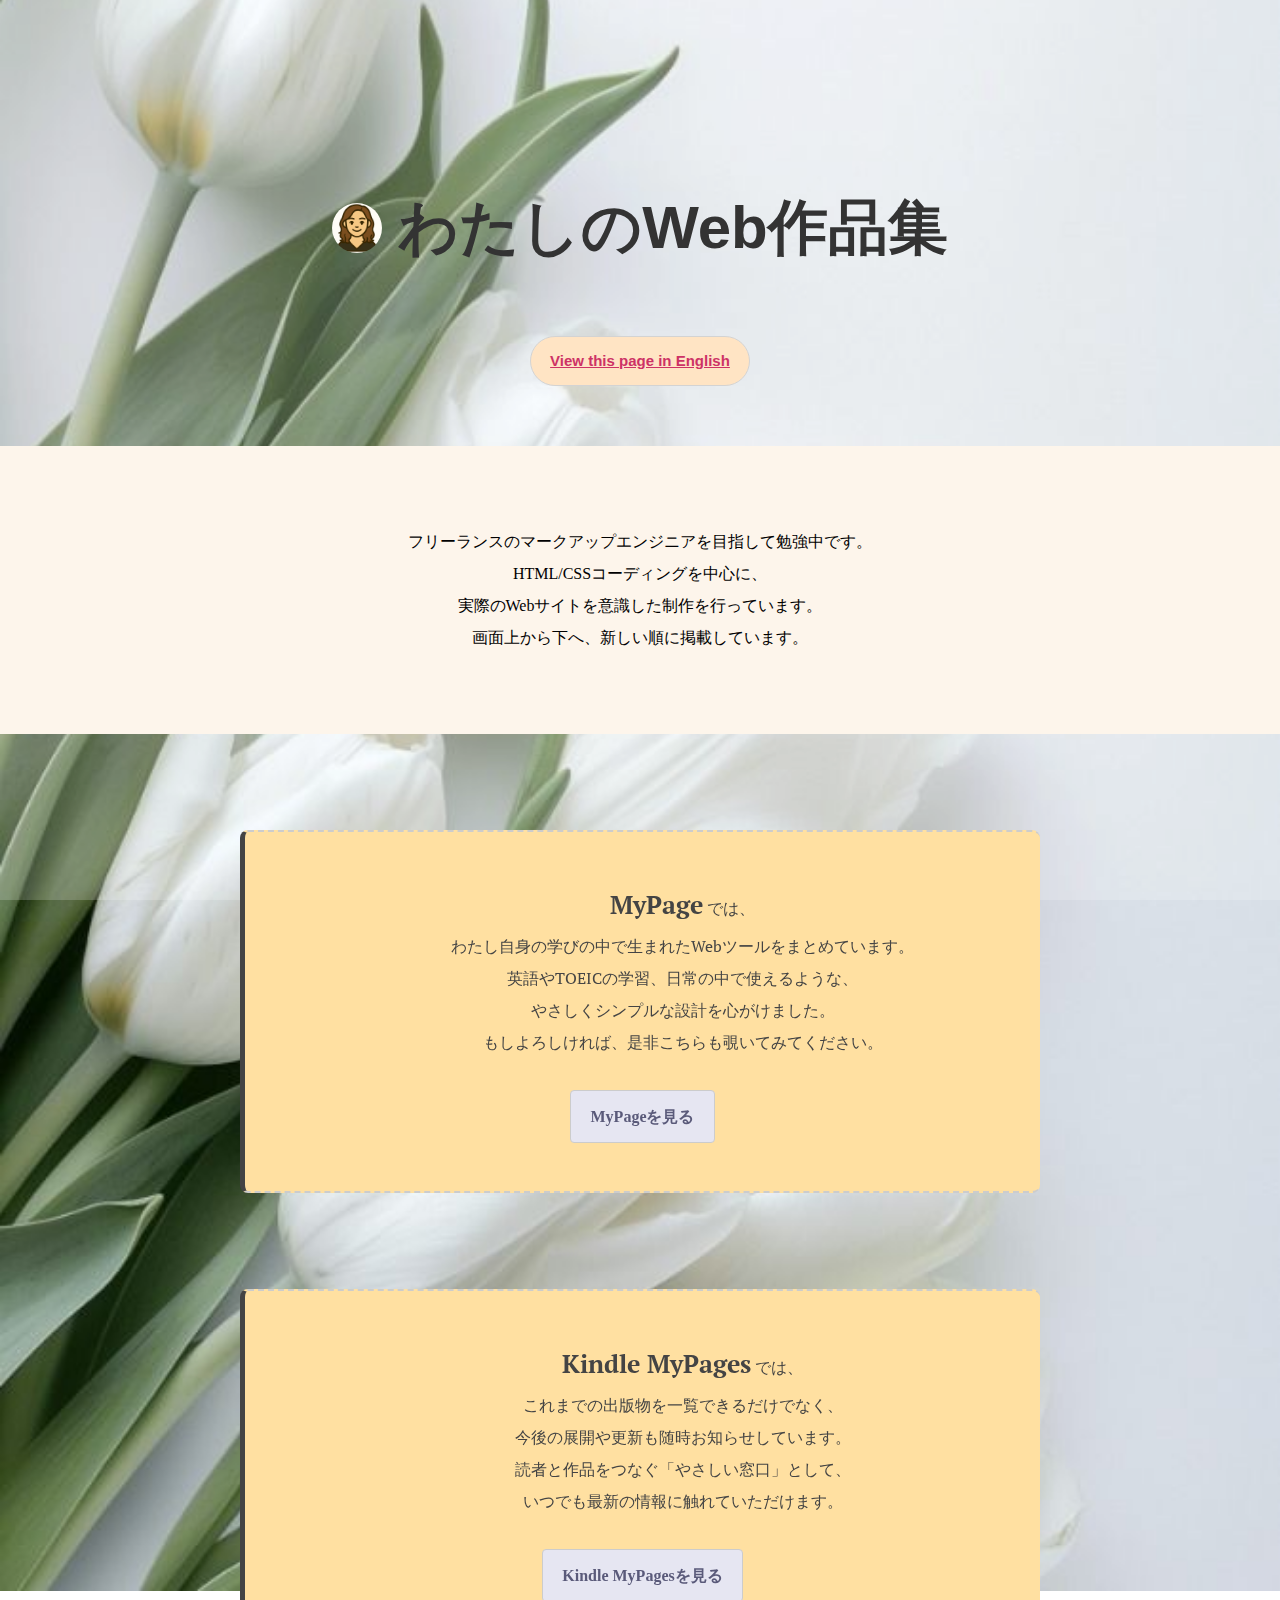
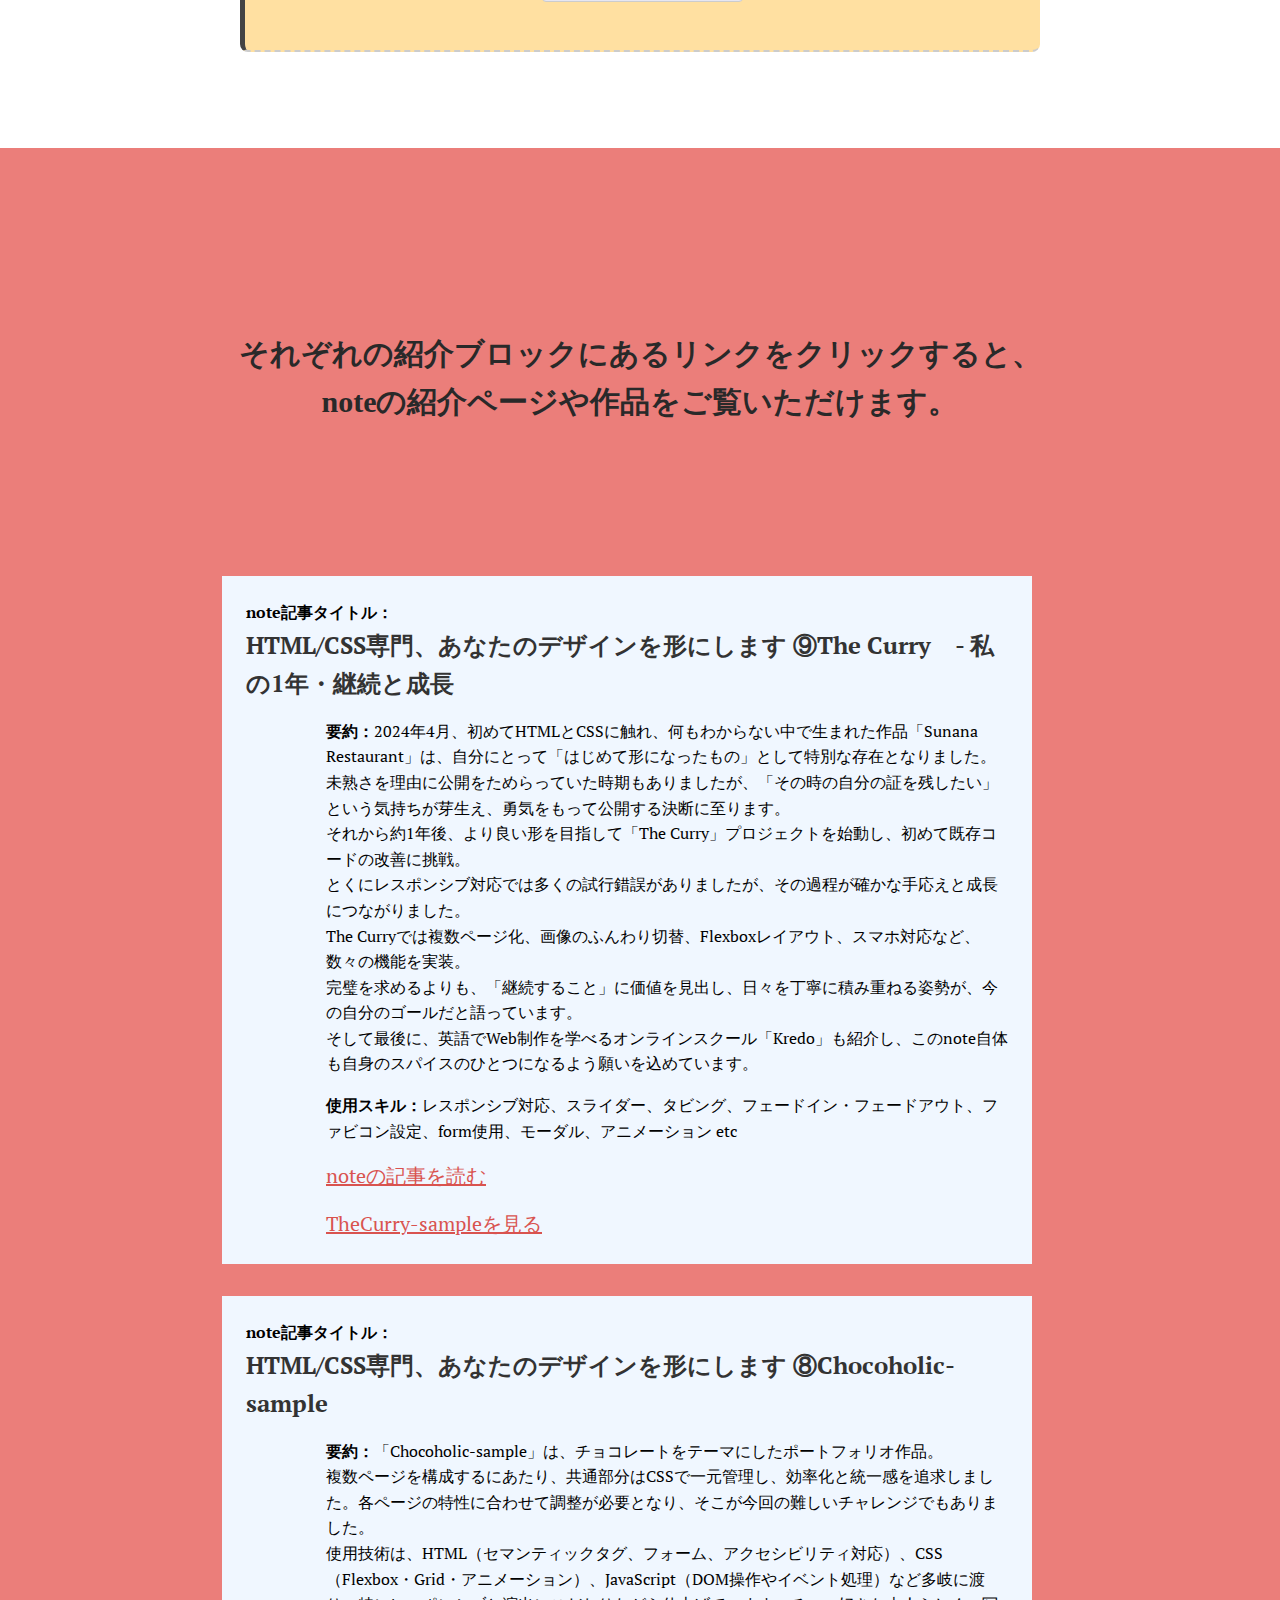
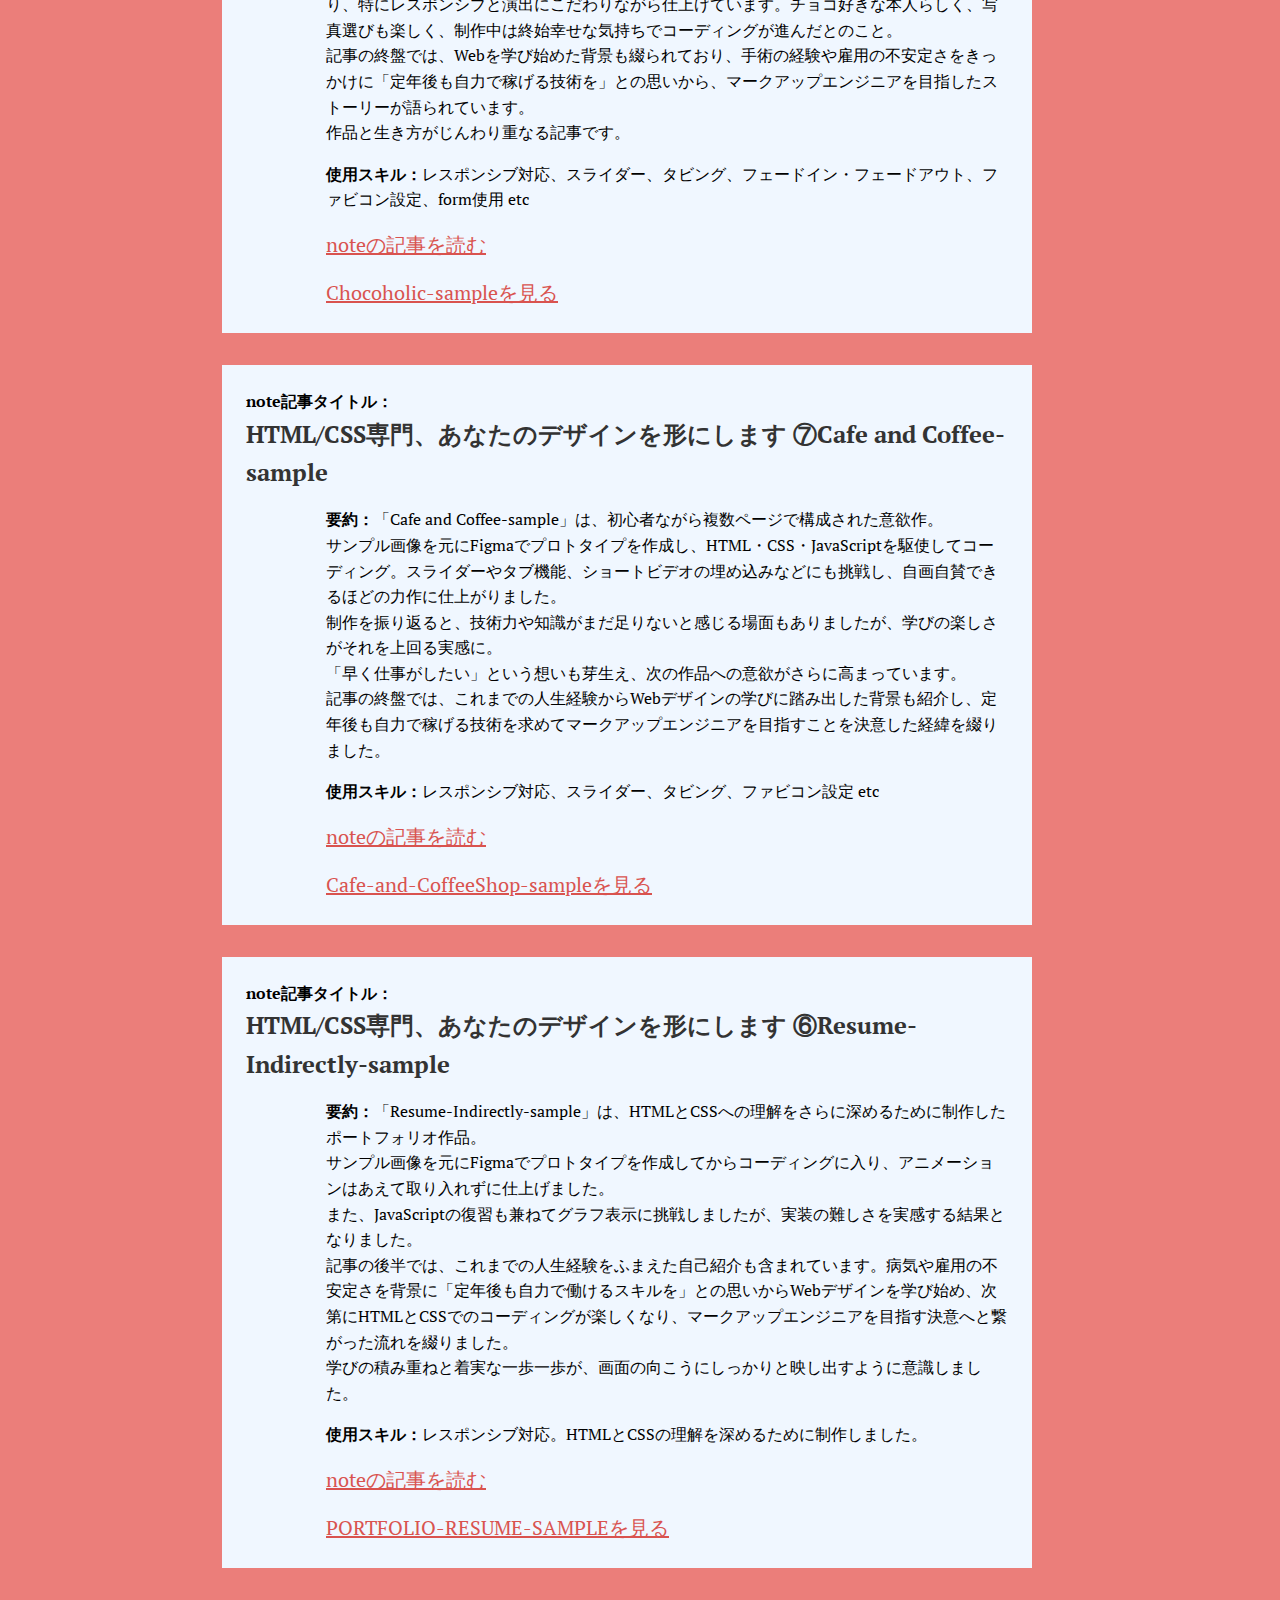
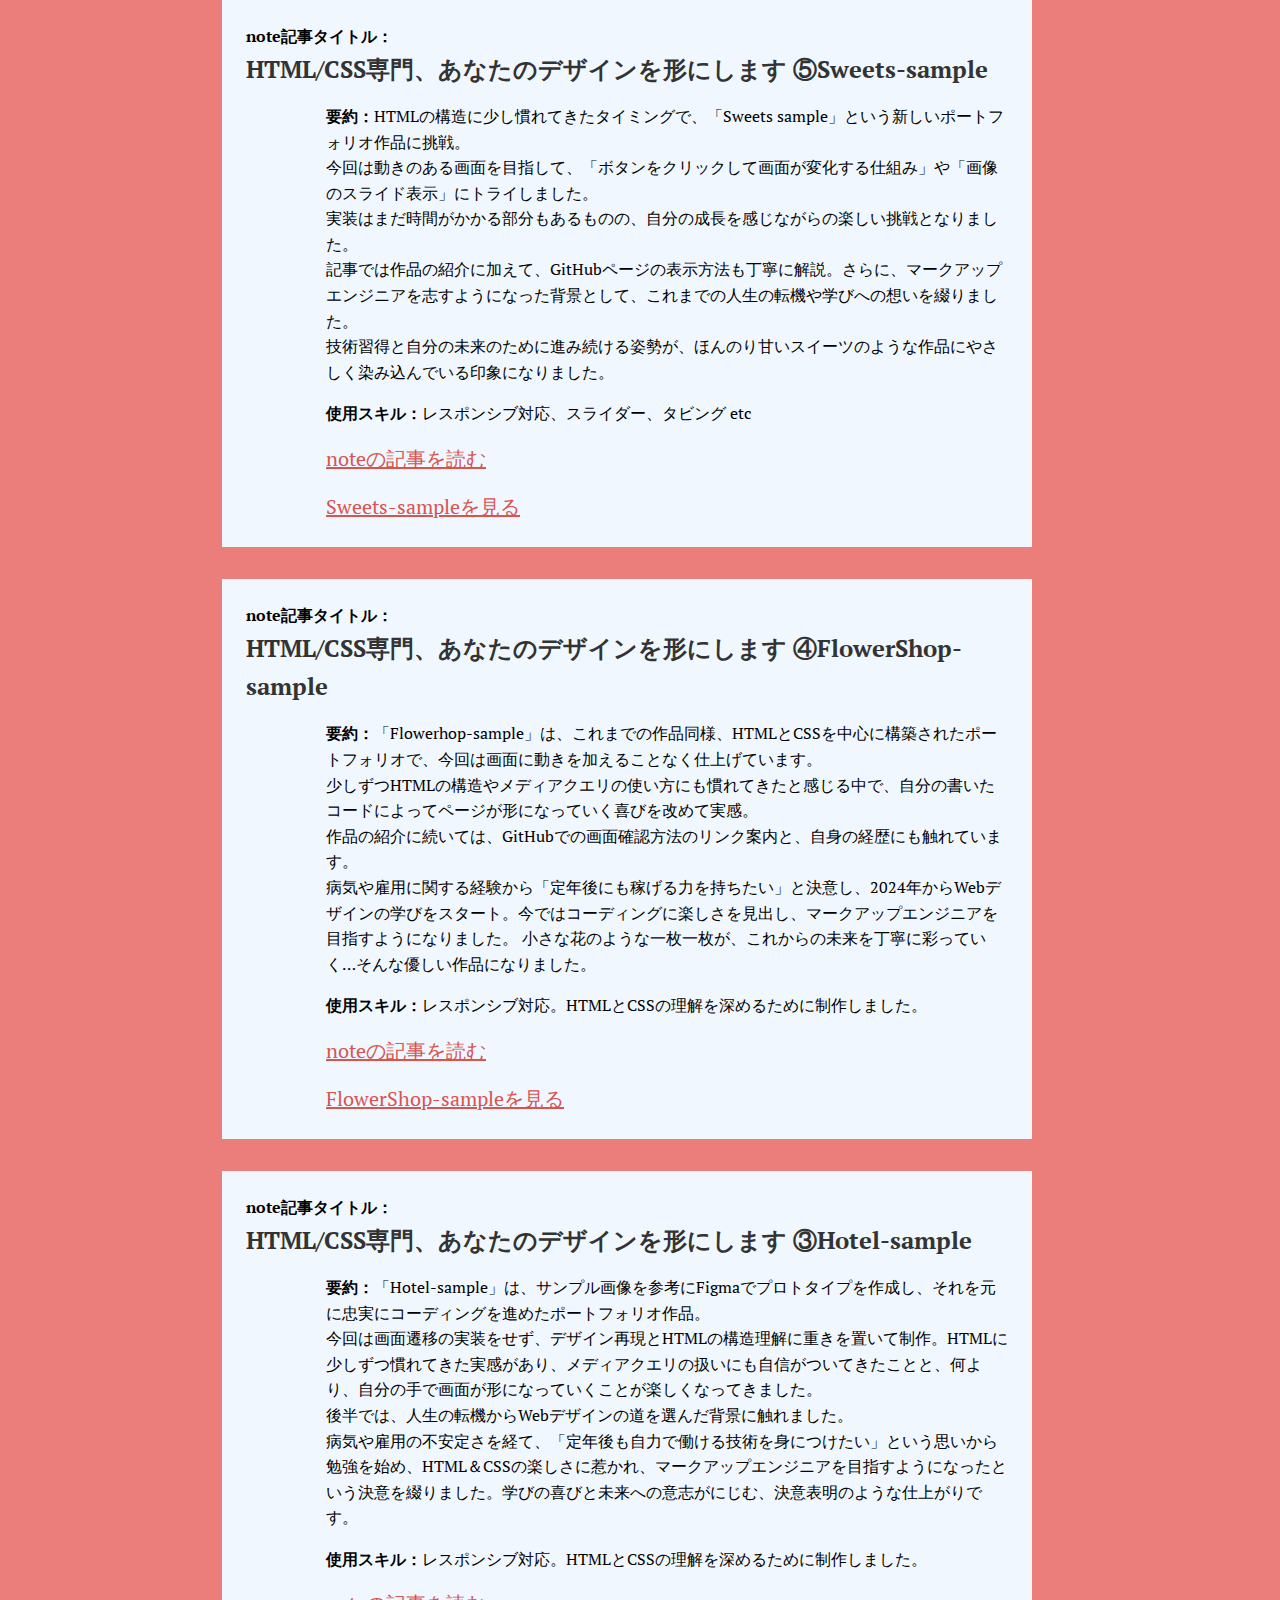
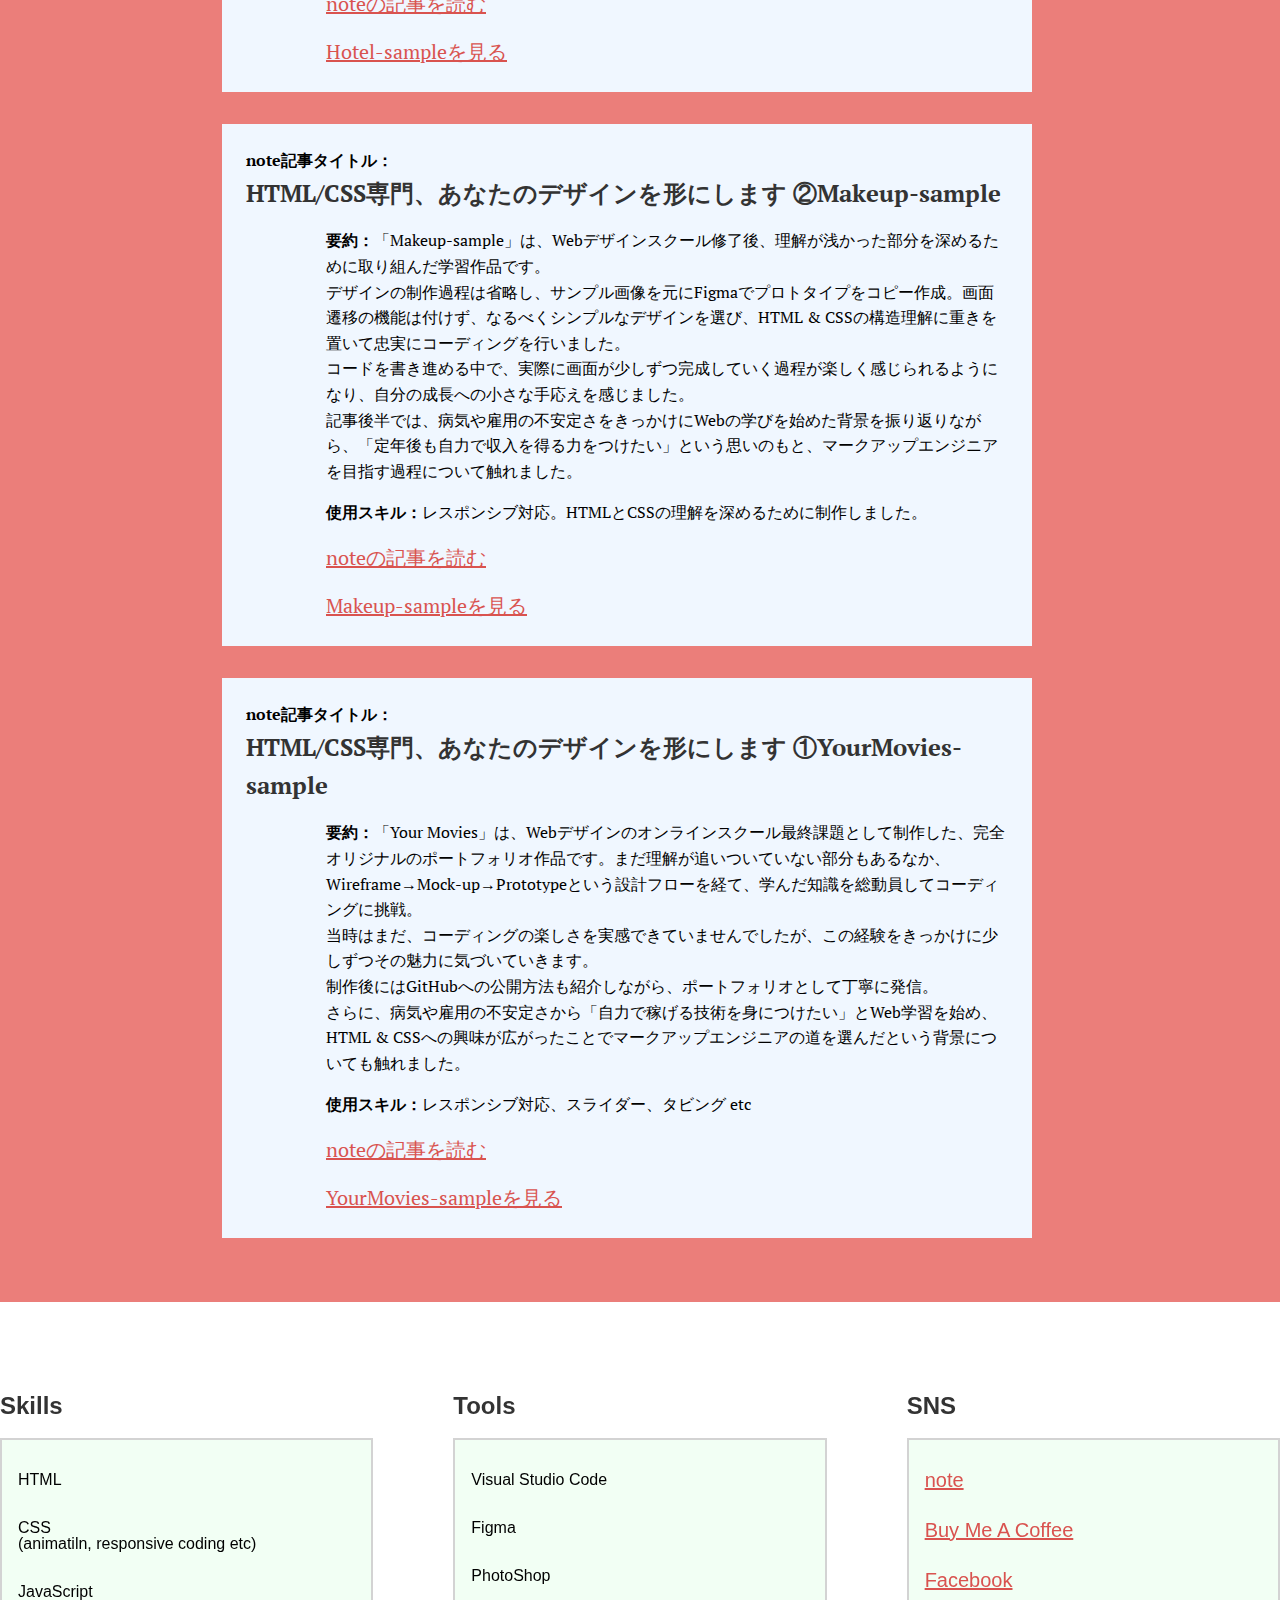
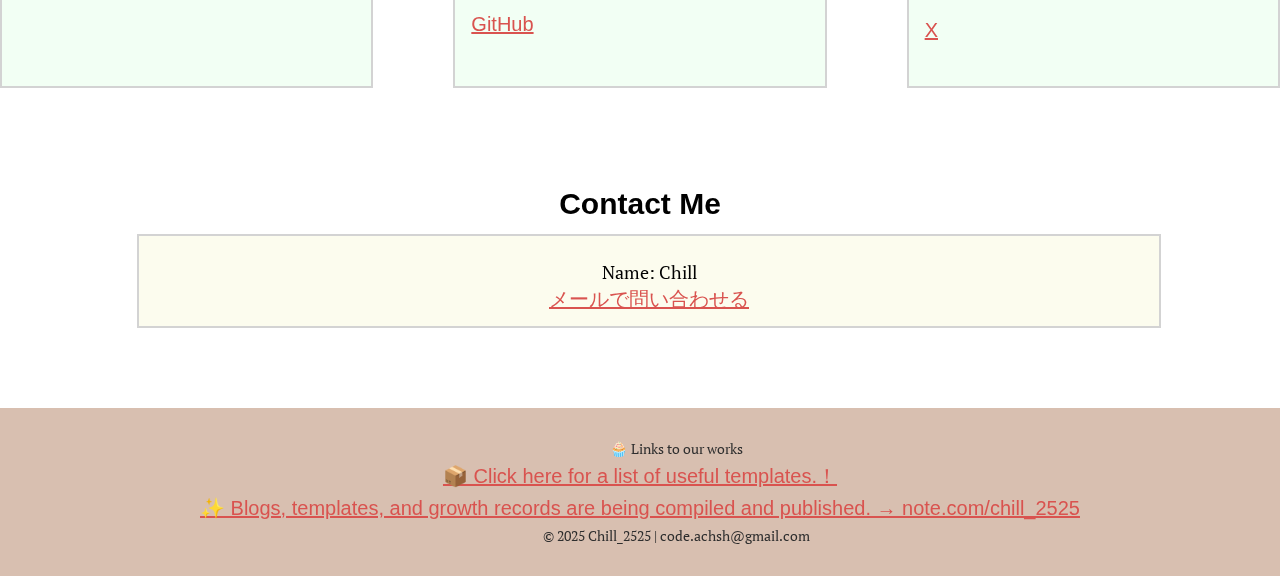
<file: index.html>
<!DOCTYPE html>
<html lang="ja">
<head>
    <meta charset="UTF-8">
    <meta name="viewport" content="width=device-width, initial-scale=1.0">
    <!-- SEO improvement -->
    <meta name="description" content="フリーランスマークアップエンジニアのcodeAchshのポートフォリオ。HTML/CSS/JavaScriptを活用したレスポンシブデザインの制作実績を紹介。">
    <meta name="keywords" content="ポートフォリオ, マークアップエンジニア, HTML, CSS, JavaScript">
    <meta name="author" content="codeAchsh">

    <script async src="https://pagead2.googlesyndication.com/pagead/js/adsbygoogle.js?client=ca-pub-3717622242490727"
     crossorigin="anonymous"></script>

    <!-- Google Tag Manager -->
    <script>(function(w,d,s,l,i){w[l]=w[l]||[];w[l].push({'gtm.start':
        new Date().getTime(),event:'gtm.js'});var f=d.getElementsByTagName(s)[0],
        j=d.createElement(s),dl=l!='dataLayer'?'&l='+l:'';j.async=true;j.src=
        'https://www.googletagmanager.com/gtm.js?id='+i+dl;f.parentNode.insertBefore(j,f);
    })(window,document,'script','dataLayer','GTM-PMQ66W46');</script>
    <!-- End Google Tag Manager -->

    <link rel="stylesheet" href="style.css">
    <link rel="shortcut icon" href="favicon.ico">
    <!-- このページの公開URL :　https://codeachsh.github.io/ -->
    <title>わたしのWeb作品集 | 制作/Chill</title>


    <!-- 構造化データ -->
    <script type="application/ld+json">
    {
      "@context": "https://schema.org",
      "@type": "Person",
      "name": "codeAchsh",
      "url": "https://codeachsh.github.io/All-portfolio/",
      "sameAs": [
        "https://note.com/chill_2525",
        "https://buymeacoffee.com/codeachsh",
        "https://www.facebook.com/profile.php?id=61571900322714",
        "https://twitter.com/Chill1871729810"
      ],
      "jobTitle": "フリーランスマークアップエンジニア",
      "worksFor": {
        "@type": "Organization",
        "name": "個人事業主"
      }
    }
    </script>
</head>
<body>
    <!-- Google Tag Manager (noscript) -->
    <noscript><iframe src="https://www.googletagmanager.com/ns.html?id=GTM-PMQ66W46"
        height="0" width="0" style="display:none;visibility:hidden"></iframe></noscript>
        <!-- End Google Tag Manager (noscript) -->

    
        <h1 class="top"><img src="Me.PNG" alt="#">わたしのWeb作品集</h1>
        <a href="https://codeachsh.github.io/All-portfolio-English-/" class="version">View this page in English</a>
        <p class="about">フリーランスのマークアップエンジニアを目指して勉強中です。<br>HTML/CSSコーディングを中心に、<br>実際のWebサイトを意識した制作を行っています。<br>画面上から下へ、新しい順に掲載しています。</p>

    <!-- <p class="click">それぞれの紹介ブロックにあるリンクをクリックすると、<br>noteの紹介ページや作品をご覧いただけます。</p> -->

    <section class="mypage-section">
        <div class="mypage-intro">
            <p>
            <strong style="font-size: 25px;">MyPage</strong> では、<br>
            わたし自身の学びの中で生まれたWebツールをまとめています。<br>
            英語やTOEICの学習、日常の中で使えるような、<br>やさしくシンプルな設計を心がけました。<br>
            もしよろしければ、是非こちらも覗いてみてください。
            </p>
            <a href="https://codeachsh.github.io/MyPage/" class="mypage-button">MyPageを見る</a>
        </div>
    </section>

    <section class="mypage-section">
        <div class="mypage-intro">
            <p>
            <strong style="font-size: 25px;">Kindle MyPages</strong> では、<br>
            これまでの出版物を一覧できるだけでなく、<br>今後の展開や更新も随時お知らせしています。<br>
            読者と作品をつなぐ「やさしい窓口」として、<br>いつでも最新の情報に触れていただけます。

            </p>
            <a href="https://codeachsh.github.io/kindle-MyPages/" class="mypage-button">Kindle MyPagesを見る</a>
        </div>
    </section>


    <section class="past-project">
        <p class="click">
            それぞれの紹介ブロックにあるリンクをクリックすると、<br>noteの紹介ページや作品をご覧いただけます。
        </p>

        <ul>
    <!-- 他のプロジェクトもここに追加できます Other projects can be added here-->

            <li>
                <div class="note-card">
                    <span><strong>note記事タイトル：</strong></span>
                    <h2>HTML/CSS専門、あなたのデザインを形にします ⑨The Curry　- 私の1年・継続と成長</h2>
                    <div class="article">
                        <p><strong>要約：</strong>2024年4月、初めてHTMLとCSSに触れ、何もわからない中で生まれた作品「Sunana Restaurant」は、自分にとって「はじめて形になったもの」として特別な存在となりました。<br> 未熟さを理由に公開をためらっていた時期もありましたが、「その時の自分の証を残したい」という気持ちが芽生え、勇気をもって公開する決断に至ります。<br> それから約1年後、より良い形を目指して「The Curry」プロジェクトを始動し、初めて既存コードの改善に挑戦。<br> とくにレスポンシブ対応では多くの試行錯誤がありましたが、その過程が確かな手応えと成長につながりました。<br> The Curryでは複数ページ化、画像のふんわり切替、Flexboxレイアウト、スマホ対応など、数々の機能を実装。<br> 完璧を求めるよりも、「継続すること」に価値を見出し、日々を丁寧に積み重ねる姿勢が、今の自分のゴールだと語っています。<br> そして最後に、英語でWeb制作を学べるオンラインスクール「Kredo」も紹介し、このnote自体も自身のスパイスのひとつになるよう願いを込めています。</p>
                    </div>
                
                    <p class="skill"><strong>使用スキル：</strong>レスポンシブ対応、スライダー、タビング、フェードイン・フェードアウト、ファビコン設定、form使用、モーダル、アニメーション etc</p>

                    <p class="note"><a href="https://note.com/chill_2525/n/n3374f461f7f2?magazine_key=mbf3403d33002">noteの記事を読む</a></p>

                    <p class="site"><a href="https://codeachsh.github.io/TheCurry-sample/" target="_blank">TheCurry-sampleを見る</a></p>
                </div>
            </li>

            <li>
                <div class="note-card">
                    <span><strong>note記事タイトル：</strong></span>
                    <h2>HTML/CSS専門、あなたのデザインを形にします ⑧Chocoholic-sample</h2>
                    <div class="article">
                        <p><strong>要約：</strong>「Chocoholic-sample」は、チョコレートをテーマにしたポートフォリオ作品。<br>複数ページを構成するにあたり、共通部分はCSSで一元管理し、効率化と統一感を追求しました。各ページの特性に合わせて調整が必要となり、そこが今回の難しいチャレンジでもありました。<br>使用技術は、HTML（セマンティックタグ、フォーム、アクセシビリティ対応）、CSS（Flexbox・Grid・アニメーション）、JavaScript（DOM操作やイベント処理）など多岐に渡り、特にレスポンシブと演出にこだわりながら仕上げています。チョコ好きな本人らしく、写真選びも楽しく、制作中は終始幸せな気持ちでコーディングが進んだとのこと。<br>記事の終盤では、Webを学び始めた背景も綴られており、手術の経験や雇用の不安定さをきっかけに「定年後も自力で稼げる技術を」との思いから、マークアップエンジニアを目指したストーリーが語られています。<br>作品と生き方がじんわり重なる記事です。</p>
                    </div>
                
                    <p class="skill"><strong>使用スキル：</strong>レスポンシブ対応、スライダー、タビング、フェードイン・フェードアウト、ファビコン設定、form使用 etc</p>

                    <p class="note"><a href="https://note.com/chill_2525/n/n5fb9839d8786?magazine_key=mbf3403d33002">noteの記事を読む</a></p>

                    <p class="site"><a href="https://codeachsh.github.io/Chocoholic-sample/" target="_blank">Chocoholic-sampleを見る</a></p>
                </div>
            </li>

            <li>
                <div class="note-card">
                    <span><strong>note記事タイトル：</strong></span>
                    <h2>HTML/CSS専門、あなたのデザインを形にします ⑦Cafe and Coffee-sample</h2>
                    <div class="article">
                        <p><strong>要約：</strong>「Cafe and Coffee-sample」は、初心者ながら複数ページで構成された意欲作。<br>サンプル画像を元にFigmaでプロトタイプを作成し、HTML・CSS・JavaScriptを駆使してコーディング。スライダーやタブ機能、ショートビデオの埋め込みなどにも挑戦し、自画自賛できるほどの力作に仕上がりました。<br>制作を振り返ると、技術力や知識がまだ足りないと感じる場面もありましたが、学びの楽しさがそれを上回る実感に。<br>「早く仕事がしたい」という想いも芽生え、次の作品への意欲がさらに高まっています。<br>記事の終盤では、これまでの人生経験からWebデザインの学びに踏み出した背景も紹介し、定年後も自力で稼げる技術を求めてマークアップエンジニアを目指すことを決意した経緯を綴りました。</p>
                    </div>
                
                    <p class="skill"><strong>使用スキル：</strong>レスポンシブ対応、スライダー、タビング、ファビコン設定 etc</p>

                    <p class="note"><a href="https://note.com/chill_2525/n/na5abb70a0e63?magazine_key=mbf3403d33002">noteの記事を読む</a></p>

                    <p class="site"><a href="https://codeachsh.github.io/Cafe-and-CoffeeShop-sample/" target="_blank">Cafe-and-CoffeeShop-sampleを見る</a></p>
                </div>
            </li>

            <li>
                <div class="note-card">
                    <span><strong>note記事タイトル：</strong></span>
                    <h2>HTML/CSS専門、あなたのデザインを形にします ⑥Resume-Indirectly-sample</h2>
                    <div class="article">
                        <p><strong>要約：</strong>「Resume-Indirectly-sample」は、HTMLとCSSへの理解をさらに深めるために制作したポートフォリオ作品。<br>サンプル画像を元にFigmaでプロトタイプを作成してからコーディングに入り、アニメーションはあえて取り入れずに仕上げました。<br>また、JavaScriptの復習も兼ねてグラフ表示に挑戦しましたが、実装の難しさを実感する結果となりました。<br>
                        記事の後半では、これまでの人生経験をふまえた自己紹介も含まれています。病気や雇用の不安定さを背景に「定年後も自力で働けるスキルを」との思いからWebデザインを学び始め、次第にHTMLとCSSでのコーディングが楽しくなり、マークアップエンジニアを目指す決意へと繋がった流れを綴りました。<br>学びの積み重ねと着実な一歩一歩が、画面の向こうにしっかりと映し出すように意識しました。</p>
                    </div>
                
                    <p class="skill"><strong>使用スキル：</strong>レスポンシブ対応。HTMLとCSSの理解を深めるために制作しました。</p>

                    <p class="note"><a href="https://note.com/chill_2525/n/nc96c476919c6?magazine_key=mbf3403d33002">noteの記事を読む</a></p>

                    <p class="site"><a href="https://codeachsh.github.io/PORTFOLIO-RESUME-SAMPLE/" target="_blank">PORTFOLIO-RESUME-SAMPLEを見る</a></p>
                </div>
            </li>

            <li>
                <div class="note-card">
                    <span><strong>note記事タイトル：</strong></span>
                    <h2>HTML/CSS専門、あなたのデザインを形にします ⑤Sweets-sample</h2>
                    <div class="article">
                        <p><strong>要約：</strong>HTMLの構造に少し慣れてきたタイミングで、「Sweets sample」という新しいポートフォリオ作品に挑戦。<br>今回は動きのある画面を目指して、「ボタンをクリックして画面が変化する仕組み」や「画像のスライド表示」にトライしました。<br>実装はまだ時間がかかる部分もあるものの、自分の成長を感じながらの楽しい挑戦となりました。<br> 記事では作品の紹介に加えて、GitHubページの表示方法も丁寧に解説。さらに、マークアップエンジニアを志すようになった背景として、これまでの人生の転機や学びへの想いを綴りました。<br>技術習得と自分の未来のために進み続ける姿勢が、ほんのり甘いスイーツのような作品にやさしく染み込んでいる印象になりました。</p>
                    </div>
                
                    <p class="skill"><strong>使用スキル：</strong>レスポンシブ対応、スライダー、タビング etc</p>

                    <p class="note"><a href="https://note.com/chill_2525/n/nc96c476919c6?magazine_key=mbf3403d33002">noteの記事を読む</a></p>

                    <p class="site"><a href="https://codeachsh.github.io/Sweets-sample/" target="_blank">Sweets-sampleを見る</a></p>
                </div>
            </li>

            <li>
                <div class="note-card">
                    <span><strong>note記事タイトル：</strong></span>
                    <h2>HTML/CSS専門、あなたのデザインを形にします ④FlowerShop-sample</h2>
                    <div class="article">
                        <p><strong>要約：</strong>「Flowerhop-sample」は、これまでの作品同様、HTMLとCSSを中心に構築されたポートフォリオで、今回は画面に動きを加えることなく仕上げています。<br>少しずつHTMLの構造やメディアクエリの使い方にも慣れてきたと感じる中で、自分の書いたコードによってページが形になっていく喜びを改めて実感。<br>作品の紹介に続いては、GitHubでの画面確認方法のリンク案内と、自身の経歴にも触れています。<br>病気や雇用に関する経験から「定年後にも稼げる力を持ちたい」と決意し、2024年からWebデザインの学びをスタート。今ではコーディングに楽しさを見出し、マークアップエンジニアを目指すようになりました。
                        小さな花のような一枚一枚が、これからの未来を丁寧に彩っていく…そんな優しい作品になりました。</p>
                    </div>
                
                    <p class="skill"><strong>使用スキル：</strong>レスポンシブ対応。HTMLとCSSの理解を深めるために制作しました。</p>

                    <p class="note"><a href="https://note.com/chill_2525/n/nc96c476919c6?magazine_key=mbf3403d33002">noteの記事を読む</a></p>

                    <p class="site"><a href="https://codeachsh.github.io/FlowerShop-sample/" target="_blank">FlowerShop-sampleを見る</a></p>
                </div>
            </li>

            <li>
                <div class="note-card">
                    <span><strong>note記事タイトル：</strong></span>
                    <h2>HTML/CSS専門、あなたのデザインを形にします ③Hotel-sample</h2>
                    <div class="article">
                        <p><strong>要約：</strong>「Hotel-sample」は、サンプル画像を参考にFigmaでプロトタイプを作成し、それを元に忠実にコーディングを進めたポートフォリオ作品。<br>今回は画面遷移の実装をせず、デザイン再現とHTMLの構造理解に重きを置いて制作。HTMLに少しずつ慣れてきた実感があり、メディアクエリの扱いにも自信がついてきたことと、何より、自分の手で画面が形になっていくことが楽しくなってきました。<br>後半では、人生の転機からWebデザインの道を選んだ背景に触れました。<br>病気や雇用の不安定さを経て、「定年後も自力で働ける技術を身につけたい」という思いから勉強を始め、HTML＆CSSの楽しさに惹かれ、マークアップエンジニアを目指すようになったという決意を綴りました。学びの喜びと未来への意志がにじむ、決意表明のような仕上がりです。</p>
                    </div>
                
                    <p class="skill"><strong>使用スキル：</strong>レスポンシブ対応。HTMLとCSSの理解を深めるために制作しました。</p>

                    <p class="note"><a href="https://note.com/chill_2525/n/na7fcefb63a42?magazine_key=mbf3403d33002">noteの記事を読む</a></p>

                    <p class="site"><a href="https://codeachsh.github.io/Hotel-sample/" target="_blank">Hotel-sampleを見る</a></p>
                </div>
            </li>

            <li>
                <div class="note-card">
                    <span><strong>note記事タイトル：</strong></span>
                    <h2>HTML/CSS専門、あなたのデザインを形にします ②Makeup-sample</h2>
                    <div class="article">
                        <p><strong>要約：</strong>「Makeup-sample」は、Webデザインスクール修了後、理解が浅かった部分を深めるために取り組んだ学習作品です。<br>デザインの制作過程は省略し、サンプル画像を元にFigmaでプロトタイプをコピー作成。画面遷移の機能は付けず、なるべくシンプルなデザインを選び、HTML & CSSの構造理解に重きを置いて忠実にコーディングを行いました。<br>コードを書き進める中で、実際に画面が少しずつ完成していく過程が楽しく感じられるようになり、自分の成長への小さな手応えを感じました。<br>記事後半では、病気や雇用の不安定さをきっかけにWebの学びを始めた背景を振り返りながら、「定年後も自力で収入を得る力をつけたい」という思いのもと、マークアップエンジニアを目指す過程について触れました。</p>

                    </div>
                
                    <p class="skill"><strong>使用スキル：</strong>レスポンシブ対応。HTMLとCSSの理解を深めるために制作しました。</p>

                    <p class="note"><a href="https://note.com/chill_2525/n/n9fba7ea103bc?magazine_key=mbf3403d33002">noteの記事を読む</a></p>

                    <p class="site"><a href="https://codeachsh.github.io/Makeup-sample/" target="_blank">Makeup-sampleを見る</a></p>
                </div>
            </li>

            <li>
                <div class="note-card">
                    <span><strong>note記事タイトル：</strong></span>
                    <h2>HTML/CSS専門、あなたのデザインを形にします ①YourMovies-sample</h2>
                    <div class="article">
                        <p><strong>要約：</strong>「Your Movies」は、Webデザインのオンラインスクール最終課題として制作した、完全オリジナルのポートフォリオ作品です。まだ理解が追いついていない部分もあるなか、Wireframe→Mock-up→Prototypeという設計フローを経て、学んだ知識を総動員してコーディングに挑戦。<br>当時はまだ、コーディングの楽しさを実感できていませんでしたが、この経験をきっかけに少しずつその魅力に気づいていきます。<br>制作後にはGitHubへの公開方法も紹介しながら、ポートフォリオとして丁寧に発信。<br>さらに、病気や雇用の不安定さから「自力で稼げる技術を身につけたい」とWeb学習を始め、HTML & CSSへの興味が広がったことでマークアップエンジニアの道を選んだという背景についても触れました。</p>

                    </div>
                
                    <p class="skill"><strong>使用スキル：</strong>レスポンシブ対応、スライダー、タビング etc</p>

                    <p class="note"><a href="https://note.com/chill_2525/n/ne032ae64264b?magazine_key=mbf3403d33002">noteの記事を読む</a></p>

                    <p class="site"><a href="https://codeachsh.github.io/YourMovies-sample/" target="_blank">YourMovies-sampleを見る</a></p>
                </div>
            </li>
            
        </ul>

    </section>
    
    <!-- SKILLS/TOOLS/SNS -->
    <div class="detail">
        <div>
            <h2>Skills</h2>
                <ul>
                    <li>HTML</li>
                    <li>CSS<br>(animatiln, responsive coding etc)</li>
                    <li>JavaScript</li>
                </ul>
        </div>
        
        <div>
            <h2>Tools</h2>
                <ul>
                    <li>Visual Studio Code</li>
                    <li>Figma</li>
                    <li>PhotoShop</li>
                    <li><a href="https://github.com/codeAchsh">GitHub</a></li>
                </ul> 
        </div>  
        
        <div>
            <h2>SNS</h2>
                <ul>
                    <li><a href="https://note.com/chill_2525">note</a></li>   
                    <li><a href="https://buymeacoffee.com/codeachsh">Buy Me  A Coffee</a></li>
                    <li><a href="https://www.facebook.com/chiharu.haraguchi">Facebook</a></li>
                    <li><a href="https://x.com/codeAchsh">X</a></li>
                </ul>
         </div>
    </div>

    <!-- CONTACT SAMPLE-->
    <div class="contact-me">
        <h3>Contact Me</h3>
            <div class="contact">
                <p>Name: Chill</p>  <!--ENTER YOUR MAME-->
                <a href="mailto:code.achsh@gmail.com?subject=お問い合わせ&body=こちらにご記入ください。">
                    メールで問い合わせる
                </a>
                <!-- <p>tel: 090-****-****</p>   -->
            </div>
    </div>

      <footer>
      <div class="ad-template-link">
        <p>🧁 Links to our works</p>
        <div>
          <a href="https://codeachsh.github.io/All-template-Japanese-/" target="_blank">
            📦 Click here for a list of useful templates.！
          </a>
        </div>
        <div>
          <a href="https://note.com/chill_2525" target="_blank" class="note-link">
            ✨ Blogs, templates, and growth records are being compiled and published. → note.com/chill_2525
          </a>
        </div>
      </div>
      <p>&copy; 2025 Chill_2525 | code.achsh@gmail.com</p>
    </footer>

</body>
</html>
</file>
<file: style.css>
@import url('https://fonts.googleapis.com/css2?family=PT+Serif:ital,wght@0,400;0,700;1,400;1,700&display=swap');
*{
  box-sizing: border-box;
  margin: 0;
  padding: 0;
}
body {
  width: 100%;
  height: auto;
  font-family: sans-serif;
  line-height: 1.6;
  margin: 0;
  padding: 0;
  background: url('bg-image.jpg') no-repeat center center fixed;
  background-size: cover;
  position: relative;
}
/* 半透明のオーバーレイ */
body::before{
  content: "";
  position: fixed;
  top: 0;
  left: 0;
  width: 100%;
  height: 100%;
  background-color: rgba(255,255,255,0.2); 
  z-index: 0;
}
/* コンテンツを前面に出す */
main,
header,
footer, 
.top, 
.about, 
.version, 
.mypage-section, 
.past-project, 
.detail, 
.contact-me{
  position: relative;
  z-index: 1;
}

h1 {
  display: flex;
  align-items: center;
  justify-content: center;
  gap: 1rem;
  font-size: 2rem;
  color: #333;
}
h1 img{
  width: 50px;
  height: auto;
  border-radius: 50%;
}
.top{
  margin-top: 3em;
  font-size: 60px;
}
.about{
  /* font-family: "PT Serif", serif; */
  font-family: "roboto";
  background-color: rgb(253, 245, 235);
  margin: 3em auto;
  padding: 5em;
  text-align: center;
  line-height: 2em;
}

.version{
  width: 220px;
  height: 50px;
  font-size: 15px;
  font-weight: 600;
  background-color: bisque;
  color: rgb(205, 50, 102);
  display: flex;
  justify-content: center;
  align-items: center;
  margin: 4em auto;
  border: #d3d3d3 solid 1px;
  border-radius: 30px;
}
.mypage-section {
  margin: 6em auto;
  padding: 3em 2em;
  /* background-color: #f9f9f9; */
  background-color: #ffe0a1;
  border-top: 2px dashed #ccc;
  border-bottom: 2px dashed #ccc;
  border-left: 5px solid #444;
  border-radius: 8px;
  max-width: 800px;
  
}

.mypage-intro {
  font-family: "PT Serif", serif;
  text-align: center;
  line-height: 2;
  color: #444;
}

.mypage-button {
  display: inline-block;
  margin-top: 2em;
  padding: 0.6em 1.2em;
  font-size: 16px;
  /* font-family: "PT Serif", serif; */
  font-family: "roboto";
  font-weight: 600;
  background-color: #e6e6f2;
  color: #5a5a7a;
  border: 1px solid #ccc;
  border-radius: 4px;
  text-decoration: none;
  transition: background-color 0.3s ease;
}

.mypage-button:hover {
  background-color: #faffcd;
  color: #3f3f5f;
}

 .past-project {
  width: 100%;
  max-width: 90%0px;     
  margin: 0 auto;        
  background-color: #eb7e7a;
  padding: 2em 1em;
  box-sizing: border-box; 
}

.click{
    text-align: center;
  /* color: rgba(213, 254, 255, 0.973); */
  color: #292929;
  font-weight: 600;
  font-family: "roboto";
  font-size: 30px;
  margin: 3em auto;
  padding: 2em;
}

ul{
  max-width: 900px;
  margin-top: 3em;
  margin-left: auto;
  margin-right: auto;
  padding: 0;
}
li{
  width: 100%;
  margin: 2em auto;
  padding: 0;
  list-style: none;
}
a {
  color: #d9534f;
  text-decoration: none;
  font-size: 20px;
  cursor: pointer;
  text-decoration: underline;
}
a:hover {
    text-decoration: underline;
  word-wrap: break-word;
  color: rgb(2, 154, 255);
}
p{
  margin-left: 5em;
  font-family: "PT Serif", serif;
}
li .note-card{
  width: 100%;
  max-width: 90%;
  padding: 1.5em;
  font-family: "PT Serif", serif;
  background-color: rgb(240, 247, 255);
  margin: 3em auto;
  margin: 2em;
  text-align: left !important;
}
.note-card h2{
  margin-top: 0;
}
.note-card .article,
.note-card .skill,
.note-card .note,
.note-card .site{
  margin-top: 1rem;
  text-align: left !important;
  display: block;
}


/* SKILLS/TOOLS/SNS */
.detail{    
  width: 100%;
  height: auto;
  margin-top: 6em;
  display: grid;
  grid-template-columns: repeat(3,1fr);
  gap: 5em;
  line-height: 1em;
}
.detail h2{
  margin-top: 0;
  margin-bottom: 1em;
}
.detail ul{
  width: 100%;
  height: 250px;
  background-color: rgb(242, 255, 244);
  margin: 0;
  list-style-position: inside;
  border: #d3d3d3 solid 2px;
}

.detail ul li {
  margin-left: 1em;
}

h2{
  text-align: left;
  margin-top: 5em;
  color: #333;
}
/* CONTACT */
.contact-me{
  width: 100%;
  /* max-width: 800px; */
  display: flex;
  flex-direction: column;
  align-items: center;
  padding-top: 2em;
  padding-bottom: 5em;
}
.contact-me h3{
  margin-top: 2em;
  margin-bottom: -1em;
  font-size: 30px;
}
.contact{
  width: 80%;
  display: flex;
  flex-direction: column;
  align-items: center;
  margin: 2em 1em auto 2em;
  padding-top: 1em;
  padding-bottom: 1em;
  line-height: 1em;
  font-size: 18px;
  background-color: rgb(252, 252, 238);
  border: #d3d3d3 solid 2px;  
}
.contact p {
  width: fit-content;
  margin: 0.5em auto;
}
footer {
    background-color: #d8bfb0;
    text-align: center;
    padding: 2em;
    font-size: 0.9em;
    color: #2E2E2E;
    position: relative;
    z-index: 1;
}

body {
  animation: fadeIn 1s ease-in-out;
}

@keyframes fadeIn {
  0% {
      opacity: 0;
  }
  100% {
      opacity: 1;
  }
}

@media (max-width: 768px) {
  body{
    background-position: center top;
  }
    h1 {
    font-size: 1.8rem;
    flex-direction: column;   
    gap: 0.5rem;
  }

  .about {
    padding: 3em 1.5em;       /* 横幅が狭いので余白を縮小 */
    font-size: 0.95rem;
  }
  .top{
    font-size: 40px;
    /* background-color: none; */
  }
  .version {
    width: 180px;
    height: 45px;
    font-size: 12px;
    margin: 1em auto;
  }
  .click{
    width: 100%;
    font-size: 20px;
    margin: 2em auto;
  }
  .no
  .detail {
    grid-template-columns: repeat(2, 1fr); /* 3列→2列 */
    gap: 2em;
  }
  .detail li,
  .detail li a{
    font-size: 15px;
  }
  .past-project {
    padding: 1.5em auto;
    max-width: 100%;
  }
  


}

@media (max-width: 480px) {
  h1 {
    font-size: 1.4rem;
    text-align: center;
  }

  h1 img {
    width: 40px;              
  }

  .about {
    padding: 2em 1em;
    font-size: 0.9rem;
    line-height: 1.6;
  }

  .version {
    width: 160px;
    height: 40px;
    font-size: 11px;
  }

  .detail {
    grid-template-columns: 1fr; /* 完全に1列表示 */
    gap: 1.5em;
  }

  .click {
    font-size: 22px;
    padding: 1.5em;
  }

  p {
    margin-left: 0;           /* 左余白をなくす */
    font-size: 0.9rem;
  }
    .past-project {
    padding: 1em 0.5em;
  }

}
</file>
